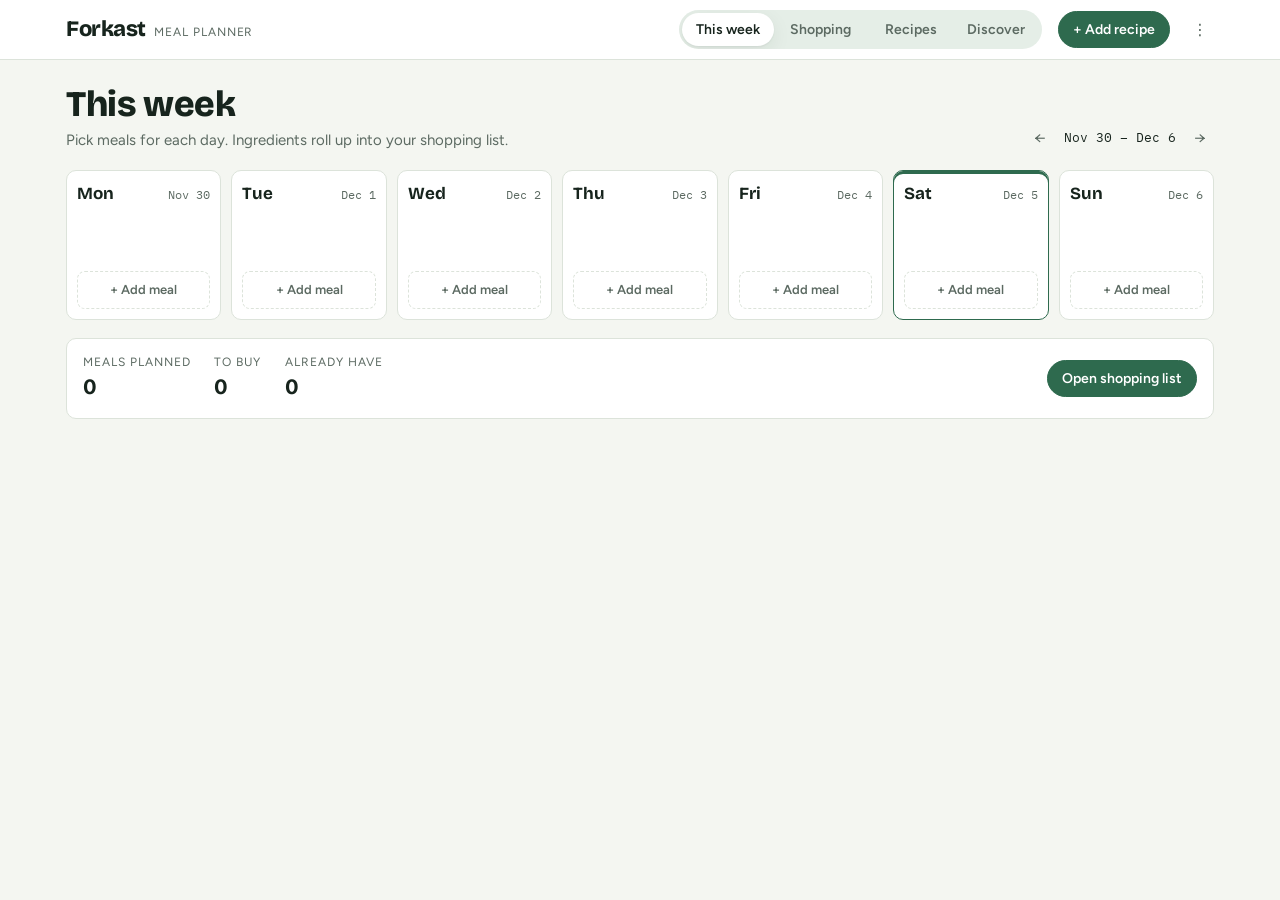
<file: web/index.html>
<!doctype html>
<html lang="en">
<head>
<meta charset="utf-8">
<meta name="viewport" content="width=device-width,initial-scale=1,viewport-fit=cover">
<title>Forkast Meal Planner</title>
<meta name="description" content="Weekly meal planner, shopping list and recipe box.">
<meta name="theme-color" content="#2E6A4E">
<meta name="apple-mobile-web-app-capable" content="yes">
<meta name="mobile-web-app-capable" content="yes">
<meta name="apple-mobile-web-app-title" content="Forkast">
<meta name="apple-mobile-web-app-status-bar-style" content="default">
<link rel="manifest" href="manifest.webmanifest">
<link rel="icon" href="icons/icon.svg" type="image/svg+xml">
<link rel="apple-touch-icon" href="icons/apple-touch-icon.png">
<link rel="preconnect" href="https://fonts.googleapis.com">
<link rel="stylesheet" href="https://fonts.googleapis.com/css2?family=Bricolage+Grotesque:opsz,wght@12..96,500;12..96,700;12..96,800&family=Figtree:wght@400;500;600;700&family=IBM+Plex+Mono:wght@500&display=swap">
<link rel="stylesheet" href="styles.css">
</head>
<body>
<header class="bar">
  <div class="wrap">
    <div class="brand"><b>Forkast</b><span>meal planner</span></div>
    <nav class="tabs" aria-label="Views">
      <a href="#plan" data-view="plan">This week</a>
      <a href="#shopping" data-view="shopping">Shopping<span class="count" id="tabShopCount"></span></a>
      <a href="#recipes" data-view="recipes">Recipes</a>
      <a href="#discover" data-view="discover">Discover</a>
    </nav>
    <button class="sync-chip" id="syncBtn" type="button" hidden></button>
    <button class="btn primary" id="addRecipeBtn" type="button">+ Add recipe</button>
    <button class="icon-btn" id="dataBtn" type="button" aria-label="Your data: export, import, storage" title="Your data">&#8942;</button>
  </div>
</header>

<main class="wrap">
  <div id="storeBanner" class="banner" data-tone="warn" hidden></div>

  <!-- PLAN -->
  <section id="view-plan" hidden>
    <div class="view-head">
      <div>
        <h1 id="weekTitle">This week</h1>
        <div class="sub">Pick meals for each day. Ingredients roll up into your shopping list.</div>
      </div>
      <div class="week-nav">
        <button class="icon-btn" id="prevWeek" type="button" aria-label="Previous week">&#8592;</button>
        <span class="lbl" id="weekLbl"></span>
        <button class="icon-btn" id="nextWeek" type="button" aria-label="Next week">&#8594;</button>
        <button class="btn sm ghost" id="thisWeek" type="button">Today</button>
      </div>
    </div>
    <div class="week" id="week"></div>
    <div class="plan-summary" id="planSummary"></div>
  </section>

  <!-- SHOPPING -->
  <section id="view-shopping" hidden>
    <div class="view-head">
      <div>
        <h1>Shopping list</h1>
        <div class="sub" id="shopSub"></div>
      </div>
      <div class="row">
        <button class="btn sm" id="copyList" type="button">Copy list</button>
        <button class="btn sm" id="printList" type="button">Print</button>
        <button class="btn sm ghost" id="resetChecks" type="button">Reset</button>
      </div>
    </div>
    <div class="shop-tools">
      <div class="seg" role="group" aria-label="Filter list" id="shopSeg">
        <button type="button" data-f="need" aria-pressed="true">To buy<span class="n" id="nNeed"></span></button>
        <button type="button" data-f="have" aria-pressed="false">Have<span class="n" id="nHave"></span></button>
        <button type="button" data-f="all" aria-pressed="false">All<span class="n" id="nAll"></span></button>
      </div>
      <form class="add-item" id="addItemForm">
        <input type="text" id="addItemInput" placeholder="Add an item, e.g. 2 lb apples" aria-label="Add an item">
        <button class="btn sm" type="submit">Add</button>
      </form>
    </div>
    <div id="shopBody"></div>
  </section>

  <!-- RECIPES -->
  <section id="view-recipes" hidden>
    <div class="view-head">
      <div>
        <h1>Recipe box</h1>
        <div class="sub" id="libSub"></div>
      </div>
    </div>
    <div class="lib-tools">
      <input type="search" id="libSearch" placeholder="Search recipes or ingredients" aria-label="Search recipes">
      <select id="libSort" aria-label="Sort recipes">
        <option value="rating">Top rated</option>
        <option value="recent">Recently added</option>
        <option value="cooked">Most cooked</option>
        <option value="az">A to Z</option>
      </select>
      <select id="libMin" aria-label="Minimum rating">
        <option value="0">Any rating</option>
        <option value="3">3+ stars</option>
        <option value="4">4+ stars</option>
        <option value="5">5 stars</option>
      </select>
    </div>
    <div class="chips" id="libTags" style="margin-bottom:16px"></div>
    <div id="libBody"></div>
  </section>

  <!-- DISCOVER -->
  <section id="view-discover" hidden>
    <div class="view-head">
      <div>
        <h1>Discover recipes</h1>
        <div class="sub">Search TheMealDB, an open recipe database, and save anything you like to your recipe box.</div>
      </div>
    </div>
    <div id="discBanner"></div>
    <form class="disc-search" id="discForm">
      <input type="search" id="discQ" placeholder="Search by dish, e.g. lasagne, curry, tacos" aria-label="Search TheMealDB">
      <button class="btn primary" type="submit">Search</button>
      <button class="btn" type="button" id="discRandom">Surprise me</button>
    </form>
    <div class="chips" id="discCats" style="margin-bottom:18px"></div>
    <div id="discStatus" class="status"></div>
    <div id="discBody" class="grid" style="margin-top:12px"></div>
    <div class="src-links">
      <h2>Search other recipe sites</h2>
      <div class="muted">Opens the site with your search. When you find a recipe, copy the recipe text into <b>Add recipe → Paste text</b>.</div>
      <div class="row" id="extLinks"></div>
    </div>
  </section>
</main>

<div id="overlay" class="overlay" hidden></div>
<div id="toast" class="toast" hidden></div>
<div id="lightbox" class="lightbox" hidden><img alt=""></div>
<input type="file" id="fileInput" accept="image/*" multiple hidden>

<script src="app.js"></script>
</body>
</html>
</file>
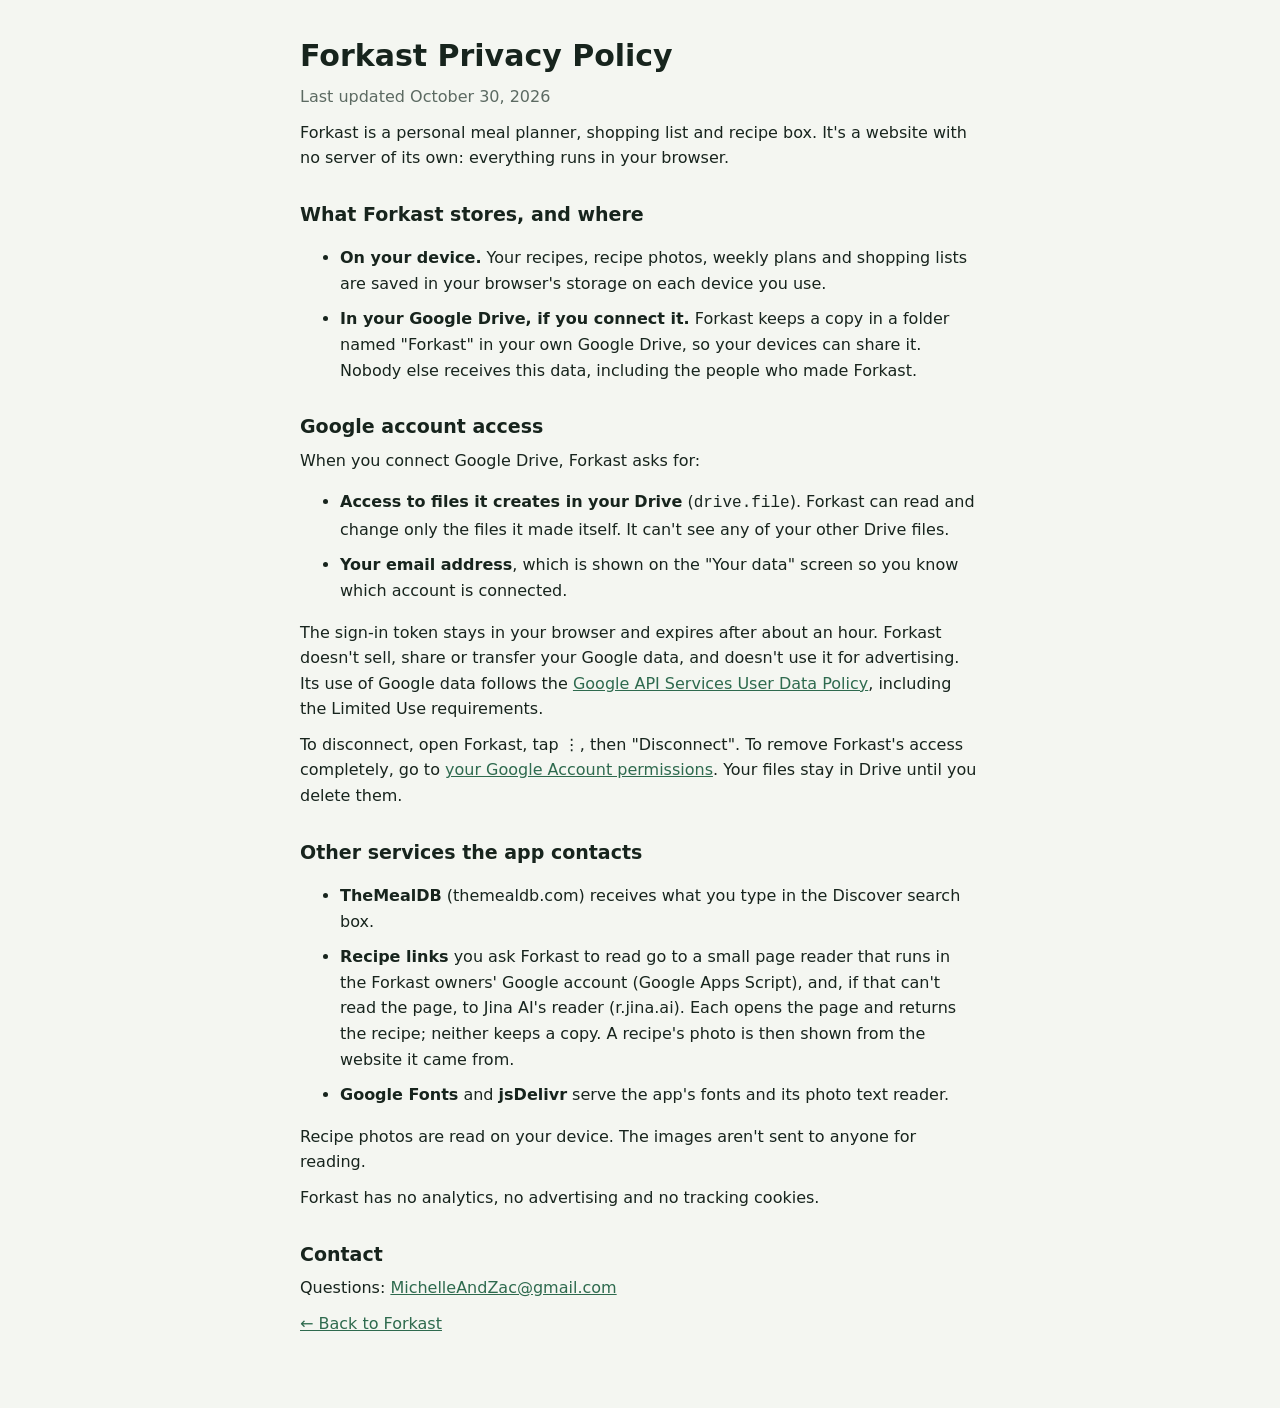
<file: web/privacy.html>
<!doctype html>
<html lang="en">
<head>
<meta charset="utf-8">
<meta name="viewport" content="width=device-width,initial-scale=1">
<title>Forkast Privacy Policy</title>
<link rel="icon" href="icons/icon.svg" type="image/svg+xml">
<style>
:root { --bg: #F4F6F1; --ink: #17241D; --muted: #5C6A62; --accent: #2E6A4E; }
@media (prefers-color-scheme: dark) { :root { --bg: #0F1512; --ink: #E6ECE7; --muted: #98A69D; --accent: #74C29A; } }
body { margin: 0; background: var(--bg); color: var(--ink); font: 16px/1.6 system-ui, -apple-system, "Segoe UI", sans-serif; }
main { max-width: 680px; margin: 0 auto; padding: 32px 16px 64px; }
h1 { font-size: 30px; margin: 0 0 4px; } h2 { font-size: 19px; margin: 28px 0 6px; }
p, li { margin: 0 0 10px; } .muted { color: var(--muted); } a { color: var(--accent); }
</style>
</head>
<body>
<main>
<h1>Forkast Privacy Policy</h1>
<p class="muted">Last updated October 30, 2026</p>

<p>Forkast is a personal meal planner, shopping list and recipe box. It's a website with no server of its own: everything runs in your browser.</p>

<h2>What Forkast stores, and where</h2>
<ul>
<li><b>On your device.</b> Your recipes, recipe photos, weekly plans and shopping lists are saved in your browser's storage on each device you use.</li>
<li><b>In your Google Drive, if you connect it.</b> Forkast keeps a copy in a folder named "Forkast" in your own Google Drive, so your devices can share it. Nobody else receives this data, including the people who made Forkast.</li>
</ul>

<h2>Google account access</h2>
<p>When you connect Google Drive, Forkast asks for:</p>
<ul>
<li><b>Access to files it creates in your Drive</b> (<code>drive.file</code>). Forkast can read and change only the files it made itself. It can't see any of your other Drive files.</li>
<li><b>Your email address</b>, which is shown on the "Your data" screen so you know which account is connected.</li>
</ul>
<p>The sign-in token stays in your browser and expires after about an hour. Forkast doesn't sell, share or transfer your Google data, and doesn't use it for advertising. Its use of Google data follows the <a href="https://developers.google.com/terms/api-services-user-data-policy">Google API Services User Data Policy</a>, including the Limited Use requirements.</p>
<p>To disconnect, open Forkast, tap ⋮, then "Disconnect". To remove Forkast's access completely, go to <a href="https://myaccount.google.com/permissions">your Google Account permissions</a>. Your files stay in Drive until you delete them.</p>

<h2>Other services the app contacts</h2>
<ul>
<li><b>TheMealDB</b> (themealdb.com) receives what you type in the Discover search box.</li>
<li><b>Recipe links</b> you ask Forkast to read go to a small page reader that runs in the Forkast owners' Google account (Google Apps Script), and, if that can't read the page, to Jina AI's reader (r.jina.ai). Each opens the page and returns the recipe; neither keeps a copy. A recipe's photo is then shown from the website it came from.</li>
<li><b>Google Fonts</b> and <b>jsDelivr</b> serve the app's fonts and its photo text reader.</li>
</ul>
<p>Recipe photos are read on your device. The images aren't sent to anyone for reading.</p>
<p>Forkast has no analytics, no advertising and no tracking cookies.</p>

<h2>Contact</h2>
<p>Questions: <a href="mailto:MichelleAndZac@gmail.com">MichelleAndZac@gmail.com</a></p>
<p><a href="./">← Back to Forkast</a></p>
</main>
</body>
</html>
</file>
<file: web/styles.css>
/* Layout: sticky app bar with view tabs; each view is a single working surface (week grid, aisle list, recipe grid, discover search). */
:root {
  --bg: #F4F6F1; --surface: #FFFFFF; --ink: #17241D; --muted: #5C6A62; --line: #DCE3DA;
  --accent: #2E6A4E; --accent-ink: #FFFFFF; --tint: #E5EEE7; --saffron: #C98A12; --tomato: #C2412C;
  --have: #2E6A4E; --tile-l: 86%; --tile-s: 32%; --shadow: 0 1px 2px rgba(23,36,29,.06), 0 6px 20px rgba(23,36,29,.07);
  --f-display: "Bricolage Grotesque", "Avenir Next", "Segoe UI", system-ui, sans-serif;
  --f-body: "Figtree", "Segoe UI", system-ui, -apple-system, sans-serif;
  --f-mono: "IBM Plex Mono", ui-monospace, "SF Mono", Menlo, Consolas, monospace;
  --r: 10px;
}
@media (prefers-color-scheme: dark) { :root:not([data-theme="light"]) {
  --bg: #0F1512; --surface: #18201B; --ink: #E6ECE7; --muted: #98A69D; --line: #2A352E;
  --accent: #74C29A; --accent-ink: #0C1510; --tint: #1D2A22; --saffron: #EDB43C; --tomato: #EE6F59;
  --have: #74C29A; --tile-l: 24%; --tile-s: 22%; --shadow: 0 1px 2px rgba(0,0,0,.3), 0 6px 20px rgba(0,0,0,.25); color-scheme: dark } }
:root[data-theme="dark"] {
  --bg: #0F1512; --surface: #18201B; --ink: #E6ECE7; --muted: #98A69D; --line: #2A352E;
  --accent: #74C29A; --accent-ink: #0C1510; --tint: #1D2A22; --saffron: #EDB43C; --tomato: #EE6F59;
  --have: #74C29A; --tile-l: 24%; --tile-s: 22%; --shadow: 0 1px 2px rgba(0,0,0,.3), 0 6px 20px rgba(0,0,0,.25); color-scheme: dark }

* { box-sizing: border-box }
html { -webkit-text-size-adjust: 100%; scroll-padding-top: env(safe-area-inset-top, 0px) }
body { margin: 0; padding-top: env(safe-area-inset-top, 0px); padding-bottom: env(safe-area-inset-bottom, 0px) }
img { max-width: 100% }
[hidden] { display: none !important }
@media (max-width: 640px) { nav.tabs { order: 3; width: 100% } .brand span { display: none } }
body { background: var(--bg); color: var(--ink); font-family: var(--f-body); font-size: 15px; line-height: 1.5; }
body::before { content: ""; position: fixed; inset: 0 0 auto; height: env(safe-area-inset-top, 0px); z-index: 30; background: var(--surface); }
h1, h2, h3 { font-family: var(--f-display); line-height: 1.15; margin: 0; text-wrap: balance; letter-spacing: -0.01em }
button, input, select, textarea { font: inherit; color: inherit }
button { cursor: pointer }
:focus-visible { outline: 2px solid var(--accent); outline-offset: 2px }
a { color: var(--accent) }
.mono { font-family: var(--f-mono); font-variant-numeric: tabular-nums }
.muted { color: var(--muted) }
.wrap { max-width: 1180px; margin: 0 auto; padding-left: max(16px, env(safe-area-inset-left, 0px)); padding-right: max(16px, env(safe-area-inset-right, 0px)); }

/* App bar */
.bar { position: sticky; top: env(safe-area-inset-top, 0px); z-index: 20; background: var(--surface); border-bottom: 1px solid var(--line) }
.bar .wrap { display: flex; align-items: center; gap: 16px; padding-block: 10px; flex-wrap: wrap }
.brand { display: flex; align-items: baseline; gap: 8px; margin-right: auto }
.brand b { font-family: var(--f-display); font-weight: 800; font-size: 22px; letter-spacing: -0.02em }
.brand span { font-size: 12px; color: var(--muted); text-transform: uppercase; letter-spacing: .08em }
nav.tabs { display: flex; gap: 2px; background: var(--tint); padding: 3px; border-radius: 999px; overflow-x: auto; max-width: 100% }
nav.tabs a { text-decoration: none; color: var(--muted); padding: 6px 14px; border-radius: 999px; font-weight: 600; font-size: 14px; white-space: nowrap }
nav.tabs a[aria-current="page"] { background: var(--surface); color: var(--ink); box-shadow: var(--shadow) }
nav.tabs a .count { font-family: var(--f-mono); font-size: 11px; margin-left: 4px; color: var(--tomato) }

.btn { display: inline-flex; align-items: center; gap: 6px; border: 1px solid var(--line); background: var(--surface); padding: 7px 14px; border-radius: 999px; font-weight: 600; font-size: 14px; white-space: nowrap; text-decoration: none; color: var(--ink) }
.btn:hover { border-color: var(--muted) }
.btn.primary { background: var(--accent); color: var(--accent-ink); border-color: var(--accent) }
.btn.primary:hover { filter: brightness(1.06) }
.btn.ghost { border-color: transparent; background: transparent }
.btn.danger { color: var(--tomato) }
.btn.sm { padding: 4px 10px; font-size: 13px }
.btn:disabled { opacity: .5; cursor: default }
.icon-btn { border: 0; background: transparent; width: 28px; height: 28px; border-radius: 8px; display: inline-grid; place-items: center; color: var(--muted); font-size: 16px; line-height: 1 }
.icon-btn:hover { background: var(--tint); color: var(--ink) }
.sync-chip { border: 0; background: transparent; color: var(--muted); font-size: 12.5px; font-weight: 600; padding: 4px 8px; border-radius: 999px; white-space: nowrap }
.sync-chip::before { content: ""; display: inline-block; width: 7px; height: 7px; border-radius: 50%; background: var(--have); margin-right: 6px; vertical-align: 1px }
.sync-chip:hover { background: var(--tint); color: var(--ink) }
.sync-chip[data-state="syncing"]::before, .sync-chip[data-state="offline"]::before { background: var(--muted) }
.sync-chip[data-state="reconnect"], .sync-chip[data-state="error"] { color: var(--tomato); border: 1px solid currentColor }
.sync-chip[data-state="reconnect"]::before, .sync-chip[data-state="error"]::before { background: var(--tomato) }

main { padding-block: 24px 80px }
.view-head { display: flex; align-items: flex-end; justify-content: space-between; gap: 12px 20px; flex-wrap: wrap; margin-bottom: 18px }
.view-head h1 { font-size: clamp(26px, 4vw, 36px); font-weight: 800 }
.view-head .sub { color: var(--muted); margin-top: 4px }
.row { display: flex; gap: 8px; align-items: center; flex-wrap: wrap }
.banner { background: var(--tint); border-radius: var(--r); padding: 10px 14px; font-size: 14px; margin-bottom: 16px; display: flex; gap: 10px; align-items: center; flex-wrap: wrap }
.banner[data-tone="warn"] { border-left: 3px solid var(--saffron) }

/* Week planner */
.week { display: grid; grid-template-columns: repeat(7, minmax(0, 1fr)); gap: 10px }
@media (max-width: 1060px) { .week { grid-template-columns: repeat(4, minmax(0, 1fr)) } }
@media (max-width: 720px) { .week { grid-template-columns: repeat(2, minmax(0, 1fr)) } }
@media (max-width: 460px) { .week { grid-template-columns: minmax(0, 1fr) } }
.day { background: var(--surface); border: 1px solid var(--line); border-radius: var(--r); padding: 10px; display: flex; flex-direction: column; gap: 8px; min-height: 150px; min-width: 0 }
.day.today { border-color: var(--accent); box-shadow: inset 0 3px 0 var(--accent) }
.day-h { display: flex; justify-content: space-between; align-items: baseline }
.day-h b { font-family: var(--f-display); font-size: 17px; font-weight: 700 }
.day-h span { font-family: var(--f-mono); font-size: 12px; color: var(--muted) }
.meal { background: var(--tint); border-radius: 8px; padding: 8px 8px 6px; display: flex; flex-direction: column; gap: 4px; min-width: 0 }
.meal .t { font-weight: 600; font-size: 14px; line-height: 1.3; cursor: pointer; overflow-wrap: anywhere }
.meal .t:hover { text-decoration: underline }
.meal .ctl { display: flex; align-items: center; gap: 2px; font-size: 12px; color: var(--muted) }
.meal .ctl .mono { min-width: 18px; text-align: center; color: var(--ink) }
.meal .ctl .sp { margin-left: auto }
.add-meal { border: 1px dashed var(--line); background: transparent; border-radius: 8px; padding: 8px; color: var(--muted); font-weight: 600; font-size: 13px; margin-top: auto }
.add-meal:hover { border-color: var(--accent); color: var(--accent) }
.week-nav { display: flex; align-items: center; gap: 4px }
.week-nav .lbl { font-family: var(--f-mono); font-size: 13px; padding: 0 6px }
.plan-summary { display: flex; gap: 10px 24px; flex-wrap: wrap; margin: 18px 0 0; padding: 14px 16px; background: var(--surface); border: 1px solid var(--line); border-radius: var(--r); align-items: center }
.plan-summary .k { font-size: 12px; text-transform: uppercase; letter-spacing: .08em; color: var(--muted) }
.plan-summary .v { font-family: var(--f-display); font-size: 22px; font-weight: 700 }
.plan-summary .sp { margin-left: auto }

/* Shopping */
.shop-tools { display: flex; gap: 8px; flex-wrap: wrap; align-items: center; margin-bottom: 14px }
.seg { display: inline-flex; background: var(--tint); padding: 3px; border-radius: 999px }
.seg button { border: 0; background: transparent; padding: 5px 12px; border-radius: 999px; font-weight: 600; font-size: 13px; color: var(--muted) }
.seg button[aria-pressed="true"] { background: var(--surface); color: var(--ink); box-shadow: var(--shadow) }
.seg .n { font-family: var(--f-mono); font-size: 11px; margin-left: 4px }
.add-item { display: flex; gap: 6px; flex: 1 1 260px; min-width: 0 }
.add-item input { flex: 1; min-width: 0 }
.aisles { columns: 2 340px; column-gap: 16px }
.aisle { break-inside: avoid; background: var(--surface); border: 1px solid var(--line); border-radius: var(--r); margin-bottom: 16px; overflow: hidden }
.aisle h3 { font-family: var(--f-body); font-size: 12px; text-transform: uppercase; letter-spacing: .1em; color: var(--muted); padding: 10px 14px 6px; font-weight: 700 }
.item { display: grid; grid-template-columns: 22px minmax(0, 1fr) auto; gap: 10px; align-items: center; padding: 8px 14px; border-top: 1px solid var(--line) }
.item input[type="checkbox"] { width: 18px; height: 18px; accent-color: var(--accent); margin: 0 }
.item .nm { font-weight: 600; overflow-wrap: anywhere }
.item .q { font-family: var(--f-mono); font-size: 12.5px; color: var(--ink); margin-right: 6px; font-weight: 500 }
.item .src { font-size: 12px; color: var(--muted); overflow-wrap: anywhere }
.item.got .nm, .item.got .q { text-decoration: line-through; color: var(--muted) }
.item.have { background: color-mix(in srgb, var(--have) 7%, transparent) }
.pill { border: 1px solid var(--line); background: transparent; border-radius: 999px; padding: 3px 10px; font-size: 12px; font-weight: 600; color: var(--muted); white-space: nowrap }
.pill:hover { border-color: var(--muted) }
.pill.have { background: var(--have); border-color: var(--have); color: var(--accent-ink) }

/* Recipes */
.lib-tools { display: flex; gap: 8px; flex-wrap: wrap; align-items: center; margin-bottom: 16px }
input[type="search"], input[type="text"], input[type="url"], input[type="number"], select, textarea { background: var(--surface); border: 1px solid var(--line); border-radius: 8px; padding: 7px 10px; min-width: 0 }
textarea { width: 100%; resize: vertical; line-height: 1.5 }
.lib-tools input[type="search"] { flex: 1 1 220px }
.chips { display: flex; gap: 6px; flex-wrap: wrap }
.chip { border: 1px solid var(--line); background: var(--surface); border-radius: 999px; padding: 3px 10px; font-size: 12.5px; font-weight: 600; color: var(--muted) }
.chip[aria-pressed="true"] { background: var(--ink); color: var(--bg); border-color: var(--ink) }
.grid { display: grid; grid-template-columns: repeat(auto-fill, minmax(230px, 1fr)); gap: 14px }
.card { background: var(--surface); border: 1px solid var(--line); border-radius: var(--r); overflow: hidden; display: flex; flex-direction: column; min-width: 0 }
.card:hover { box-shadow: var(--shadow) }
.thumb { aspect-ratio: 16 / 10; max-width: 100%; background: hsl(var(--h, 140) var(--tile-s) var(--tile-l)); display: grid; place-items: center; overflow: hidden; cursor: pointer; border: 0; padding: 0; width: 100% }
.thumb img { width: 100%; height: 100%; object-fit: cover; display: block }
.thumb .ini { font-family: var(--f-display); font-weight: 800; font-size: 42px; letter-spacing: -0.03em; color: hsl(var(--h, 140) 40% 30%); opacity: .8 }
:root[data-theme="dark"] .thumb .ini { color: hsl(var(--h, 140) 45% 72%) }
@media (prefers-color-scheme: dark) { :root:not([data-theme="light"]) .thumb .ini { color: hsl(var(--h, 140) 45% 72%) } }
.card .body { padding: 10px 12px 12px; display: flex; flex-direction: column; gap: 6px; flex: 1 }
.card .ttl { font-family: var(--f-display); font-weight: 700; font-size: 17px; line-height: 1.2; cursor: pointer; overflow-wrap: anywhere }
.card .meta { font-size: 12.5px; color: var(--muted); display: flex; gap: 4px 10px; flex-wrap: wrap }
.card .foot { display: flex; align-items: center; gap: 6px; margin-top: auto; padding-top: 4px }
.card .foot .sp { margin-left: auto }
.tag { font-size: 11px; text-transform: uppercase; letter-spacing: .06em; font-weight: 700; color: var(--muted) }
.tag.ex { color: var(--saffron) }
.stars { display: inline-flex; gap: 0 }
.stars button { border: 0; background: transparent; padding: 0 1px; font-size: 17px; line-height: 1; color: var(--line) }
.stars button.on { color: var(--saffron) }
.stars.ro span { font-size: 13px; color: var(--line) } .stars.ro span.on { color: var(--saffron) }
.stars.lg button { font-size: 24px }
.empty { text-align: center; padding: 48px 16px; background: var(--surface); border: 1px dashed var(--line); border-radius: var(--r) }
.empty h2 { font-size: 22px; margin-bottom: 6px }
.empty p { color: var(--muted); max-width: 46ch; margin: 0 auto 16px }
.empty .row { justify-content: center }

/* Discover */
.disc-search { display: flex; gap: 8px; flex-wrap: wrap; margin-bottom: 12px }
.disc-search input { flex: 1 1 260px }
.src-links { margin-top: 32px; padding-top: 20px; border-top: 1px solid var(--line) }
.src-links h2 { font-size: 18px; margin-bottom: 4px }
.src-links .row { margin-top: 10px }

/* Overlay / modal */
.overlay { position: fixed; inset: 0; z-index: 40; background: rgba(10, 18, 14, .45); display: grid; place-items: center; padding: max(16px, env(safe-area-inset-top, 0px)) max(12px, env(safe-area-inset-right, 0px)) max(16px, env(safe-area-inset-bottom, 0px)) max(12px, env(safe-area-inset-left, 0px)) }
.modal { background: var(--surface); color: var(--ink); border-radius: 14px; width: min(760px, 100%); max-height: 100%; overflow: auto; box-shadow: 0 20px 60px rgba(0,0,0,.3); display: flex; flex-direction: column }
.modal.narrow { width: min(520px, 100%) }
.m-head { position: sticky; top: 0; background: var(--surface); display: flex; align-items: center; gap: 10px; padding: 14px 16px 10px; border-bottom: 1px solid var(--line); z-index: 1 }
.m-head h2 { font-size: 20px; margin-right: auto; overflow-wrap: anywhere; min-width: 0 }
.m-body { padding: 16px; display: flex; flex-direction: column; gap: 14px; min-width: 0 }
.m-foot { position: sticky; bottom: 0; background: var(--surface); border-top: 1px solid var(--line); padding: 10px 16px; display: flex; gap: 8px; justify-content: flex-end; flex-wrap: wrap }
.field { display: flex; flex-direction: column; gap: 4px; min-width: 0 }
.field label, .lbl-s { font-size: 12px; font-weight: 700; text-transform: uppercase; letter-spacing: .07em; color: var(--muted) }
.field .hint { font-size: 12px; color: var(--muted) }
.f-row { display: grid; grid-template-columns: repeat(auto-fit, minmax(140px, 1fr)); gap: 12px }
.tabs2 { display: flex; gap: 4px; border-bottom: 1px solid var(--line); padding: 0 16px; overflow-x: auto }
.tabs2 button { border: 0; background: transparent; padding: 10px 12px; font-weight: 600; color: var(--muted); border-bottom: 2px solid transparent; white-space: nowrap }
.tabs2 button[aria-selected="true"] { color: var(--ink); border-bottom-color: var(--accent) }
@media (max-width: 400px) { .tabs2 { gap: 0; padding: 0 8px } }
.drop { border: 2px dashed var(--line); border-radius: var(--r); padding: 28px 16px; text-align: center; color: var(--muted); background: var(--bg) }
.drop.over { border-color: var(--accent); color: var(--accent) }
.drop b { color: var(--ink); display: block; font-size: 16px; margin-bottom: 4px }
.thumbs { display: flex; gap: 8px; flex-wrap: wrap }
.thumbs figure { margin: 0; position: relative; width: 92px; height: 92px; border-radius: 8px; overflow: hidden; background: var(--tint) }
.thumbs img { width: 100%; height: 100%; object-fit: cover }
.thumbs figure button { position: absolute; top: 3px; right: 3px; background: rgba(0,0,0,.6); color: #fff; border: 0; border-radius: 6px; width: 22px; height: 22px; line-height: 1 }
.status { font-size: 14px; color: var(--muted); display: flex; align-items: center; gap: 8px }
.status.err { color: var(--tomato) }
.spin { width: 14px; height: 14px; border: 2px solid var(--line); border-top-color: var(--accent); border-radius: 50%; animation: spin .8s linear infinite; flex: none }
@keyframes spin { to { transform: rotate(360deg) } }
@media (prefers-reduced-motion: reduce) { .spin { animation-duration: 3s } }
.hero-img { width: 100%; max-height: 300px; object-fit: cover; border-radius: var(--r); display: block }
.gallery { display: flex; gap: 8px; overflow-x: auto }
.gallery img { height: 120px; border-radius: 8px; cursor: zoom-in }
.det-meta { display: flex; gap: 6px 16px; flex-wrap: wrap; color: var(--muted); font-size: 14px; align-items: center }
.cols { display: grid; grid-template-columns: minmax(0, 2fr) minmax(0, 3fr); gap: 24px }
@media (max-width: 640px) { .cols { grid-template-columns: minmax(0, 1fr) } }
.ing { list-style: none; padding: 0; margin: 0 }
.ing li { padding: 5px 0; border-bottom: 1px solid var(--line); font-size: 14px; overflow-wrap: anywhere }
.ing li .q { font-family: var(--f-mono); font-size: 12.5px; font-weight: 500; margin-right: 4px }
.steps { padding-left: 22px; margin: 0; display: flex; flex-direction: column; gap: 10px }
.steps li { padding-left: 4px; overflow-wrap: anywhere }
.steps li::marker { font-family: var(--f-mono); color: var(--accent); font-weight: 500 }
h3.sec { font-family: var(--f-body); font-size: 12px; text-transform: uppercase; letter-spacing: .1em; color: var(--muted); margin-bottom: 8px; font-weight: 700 }
.pick-list { display: flex; flex-direction: column; gap: 2px; max-height: 50vh; overflow: auto }
.pick { display: flex; align-items: center; gap: 10px; padding: 8px 10px; border-radius: 8px; border: 0; background: transparent; text-align: left; width: 100% }
.pick:hover { background: var(--tint) }
.pick .mini { width: 40px; height: 40px; border-radius: 8px; flex: none; overflow: hidden; background: hsl(var(--h, 140) var(--tile-s) var(--tile-l)); display: grid; place-items: center; font-family: var(--f-display); font-weight: 800; font-size: 15px }
.pick .mini img { width: 100%; height: 100%; object-fit: cover }
.pick .nm { font-weight: 600; min-width: 0; overflow-wrap: anywhere }
.pick .sp { margin-left: auto; flex: none }
.day-pick { display: grid; grid-template-columns: repeat(7, minmax(0, 1fr)); gap: 4px }
.day-pick button { border: 1px solid var(--line); background: var(--surface); border-radius: 8px; padding: 6px 0; font-weight: 600; font-size: 13px }
.day-pick button:hover { border-color: var(--accent); color: var(--accent) }
.confirm { display: flex; gap: 8px; align-items: center; flex-wrap: wrap; font-size: 14px }
.toast { position: fixed; left: 50%; transform: translateX(-50%); bottom: calc(20px + env(safe-area-inset-bottom, 0px)); background: var(--ink); color: var(--bg); padding: 10px 16px; border-radius: 999px; font-weight: 600; font-size: 14px; z-index: 60; box-shadow: var(--shadow); max-width: calc(100% - 32px) }
.lightbox { position: fixed; inset: 0; z-index: 70; background: rgba(0,0,0,.85); display: grid; place-items: center; padding: 16px; cursor: zoom-out }
.lightbox img { max-width: 100%; max-height: 100%; border-radius: 8px }

/* Printing: Print fills #printArea (see "Printing" in app.js) and adds body.printing; on paper only #printArea shows. */
#printArea { display: none }
@media print {
  @page { margin: 14mm }
  html, body.printing { background: #fff !important; color: #000; padding: 0; overflow: visible !important; height: auto !important }
  body.printing::before, body.printing > :not(#printArea) { display: none !important }
  body.printing #printArea { display: block }
  #printArea { font: 11.5pt/1.45 var(--f-body); color: #000 }
  #printArea h1 { font-size: 22pt; margin: 0 0 4pt }
  #printArea h2 { font-size: 13pt; margin: 14pt 0 6pt; padding-bottom: 3pt; border-bottom: 1px solid #999 }
  #printArea .p-meta { color: #444; margin: 0 0 6pt }
  #printArea .p-photo { float: right; width: 42%; max-height: 220px; object-fit: cover; border-radius: 6px; margin: 0 0 10pt 14pt }
  #printArea ul, #printArea ol { margin: 0; padding-left: 18pt }
  #printArea li { margin: 0 0 4pt; break-inside: avoid }
  #printArea .p-steps li { margin-bottom: 7pt }
  #printArea .p-notes { white-space: pre-wrap; margin: 0 }
  #printArea .p-src { clear: both; margin-top: 16pt; font-size: 9pt; color: #555; word-break: break-all }
  #printArea .p-cols { columns: 2; column-gap: 24pt }
  #printArea .p-cols section { break-inside: avoid }
  #printArea .p-cols h2 { margin-top: 10pt }
  #printArea .p-check { list-style: none; padding: 0 }
  #printArea .p-check li::before { content: ""; display: inline-block; width: 9pt; height: 9pt; border: 1px solid #000; border-radius: 2px; margin-right: 6pt; vertical-align: -1pt }
}
</file>
